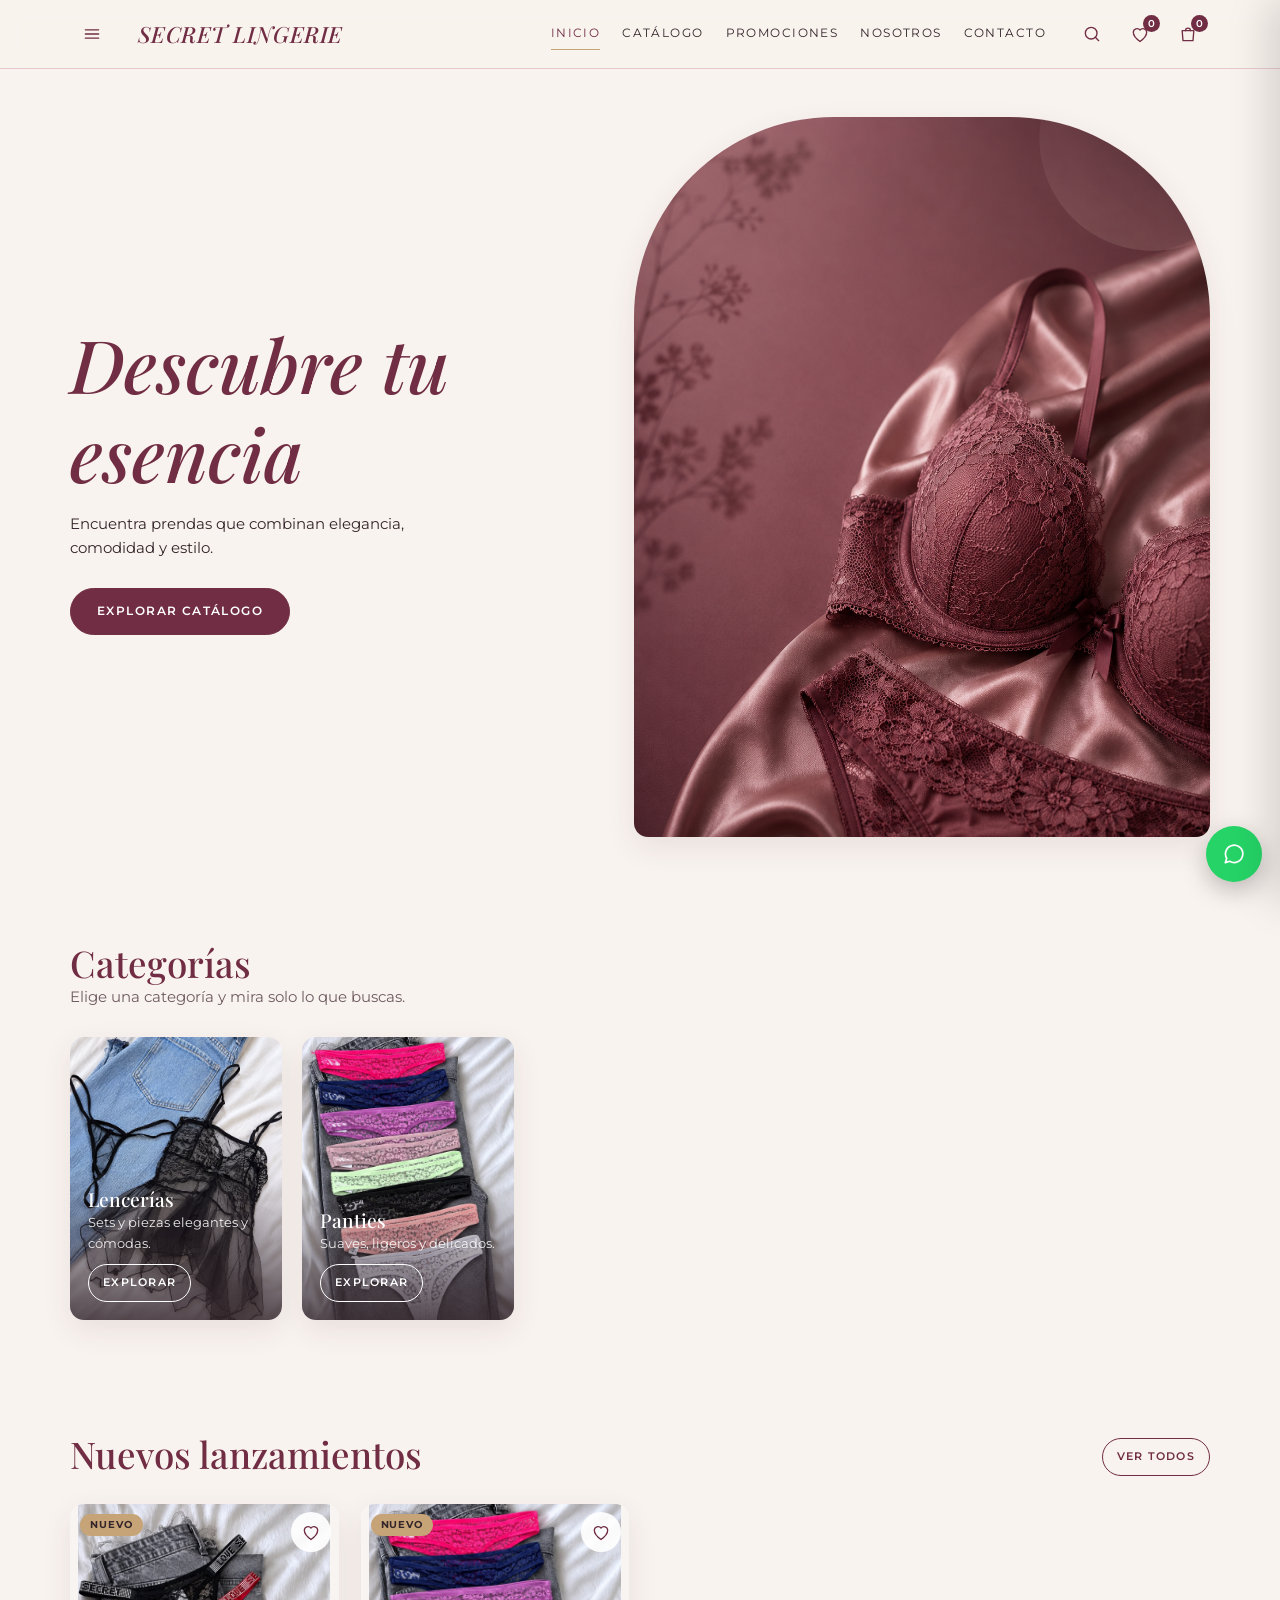
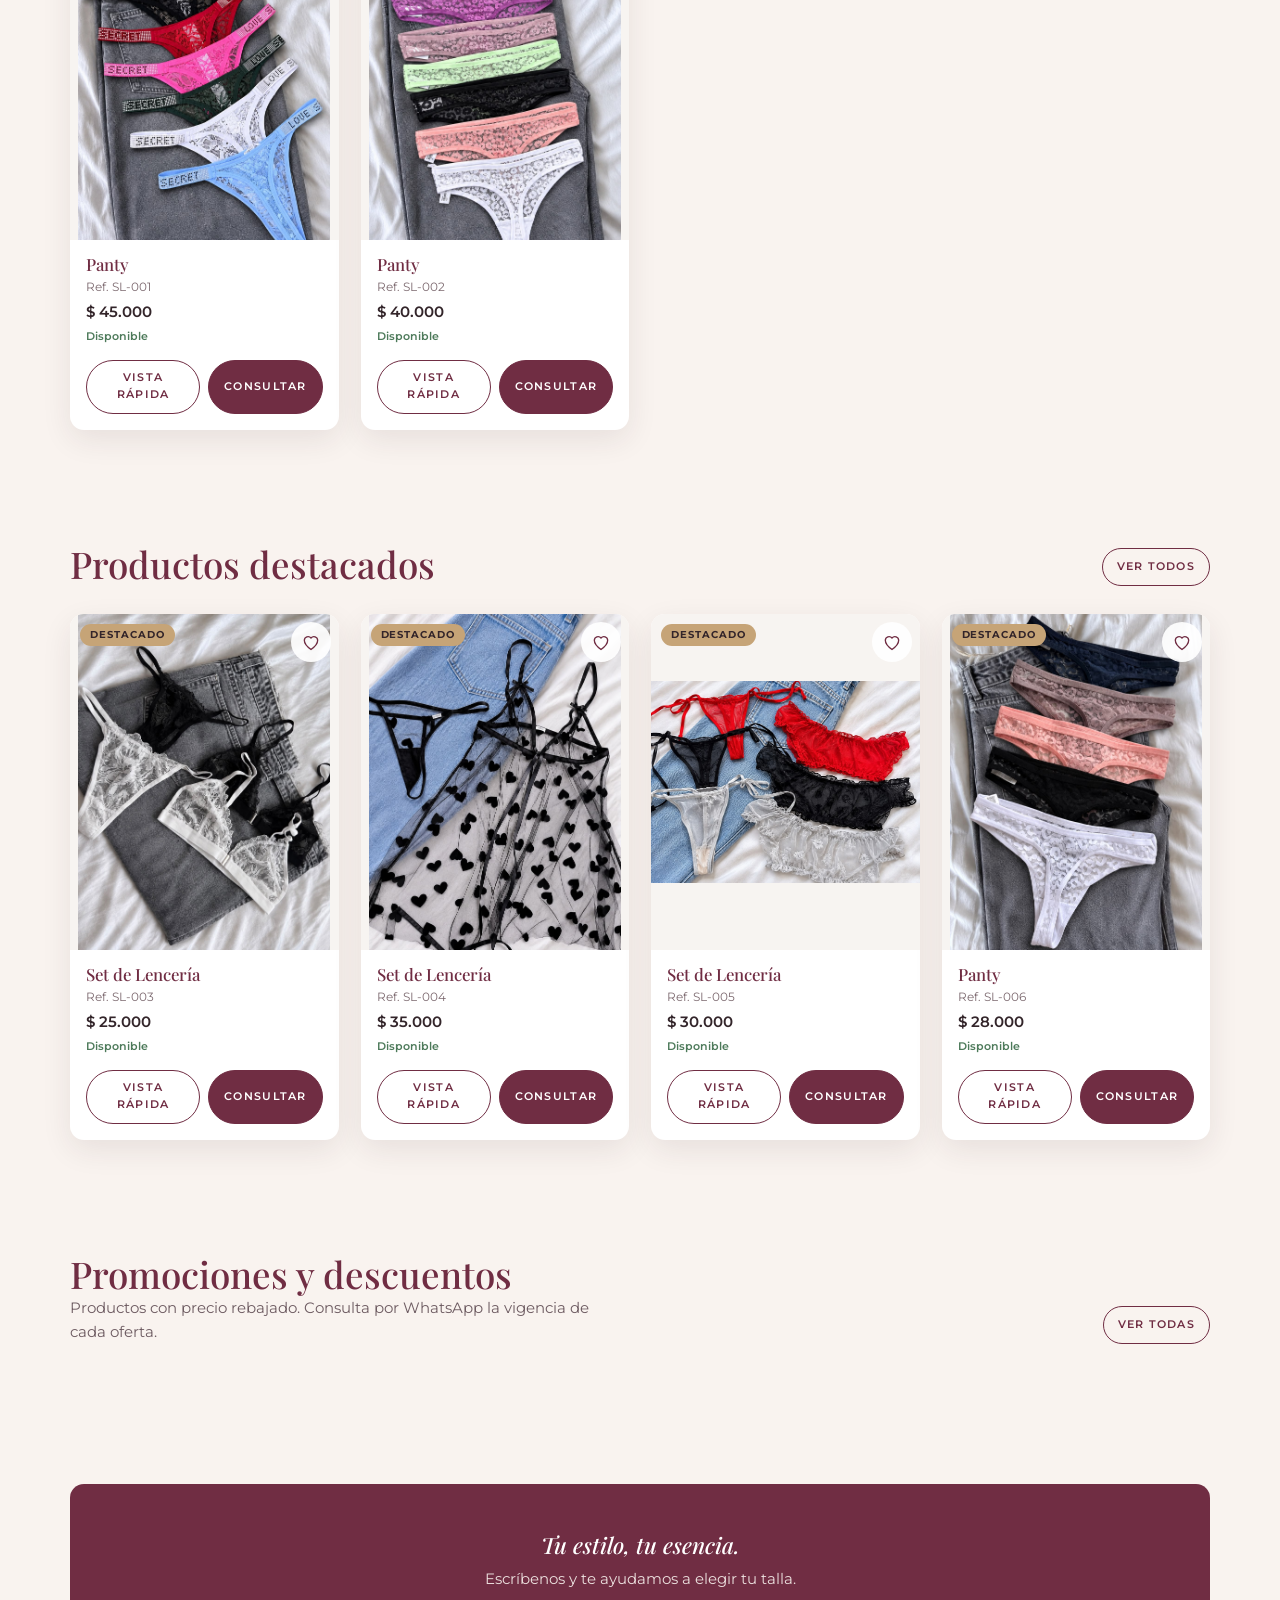
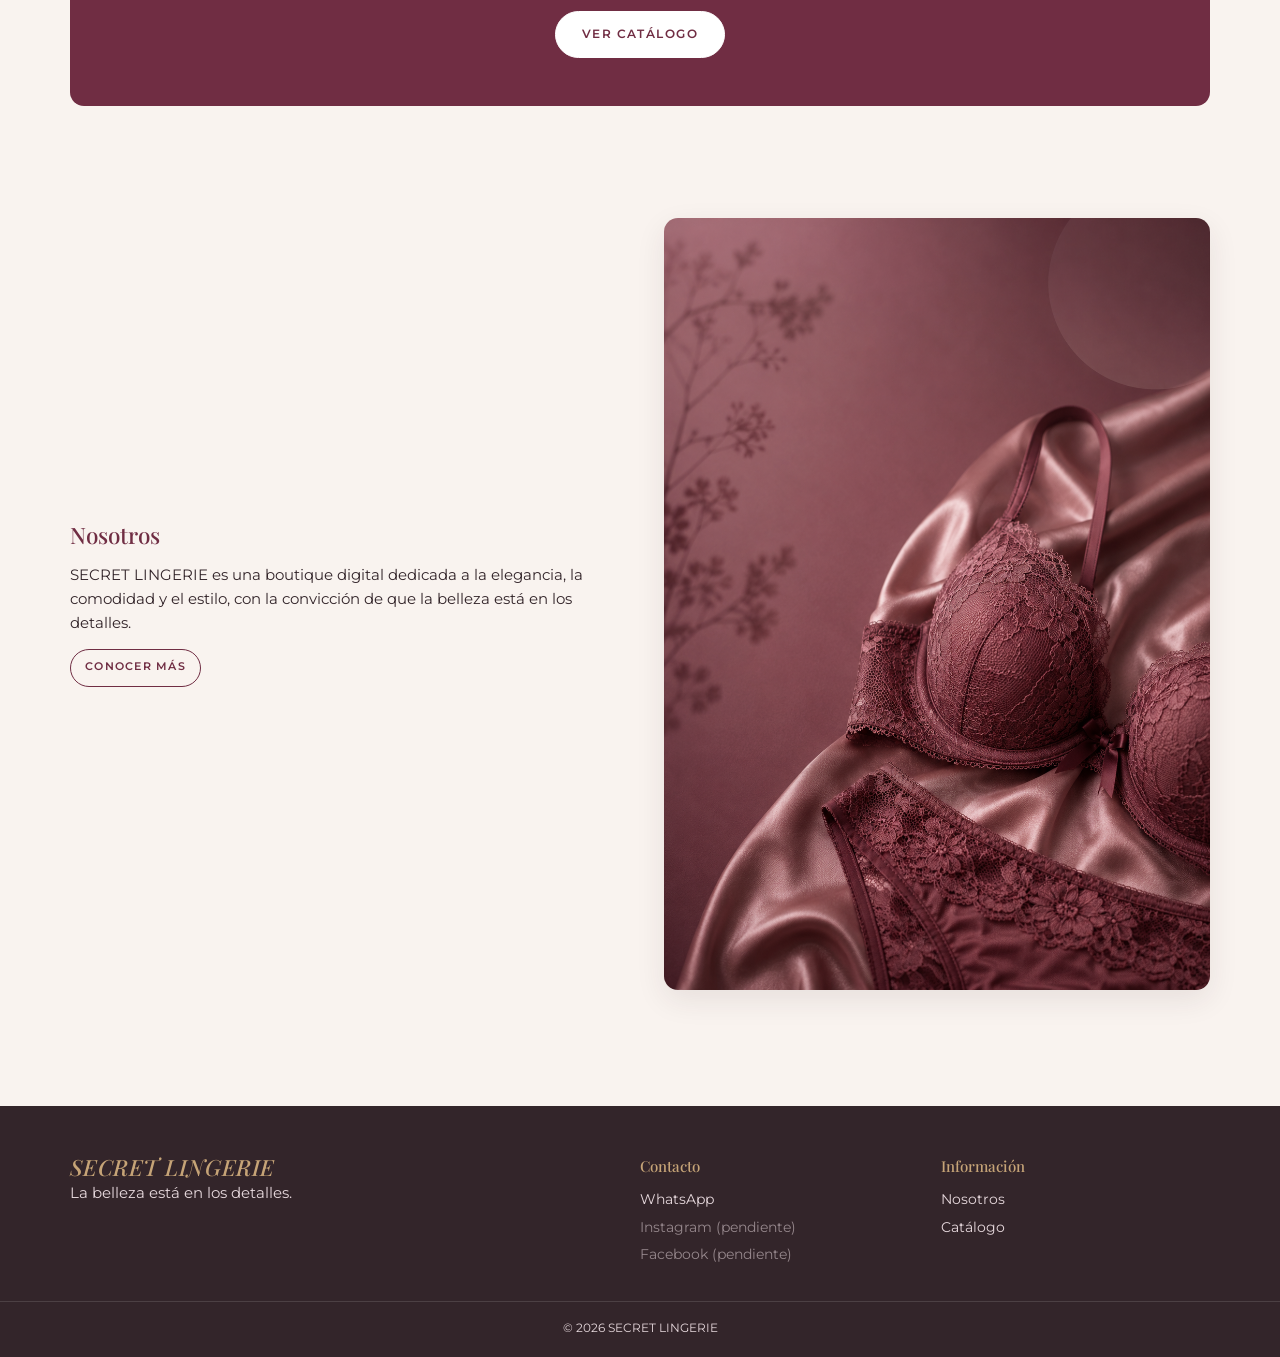
<file: index.html>
<!DOCTYPE html>
<html lang="es"><head><meta charset="utf-8"><meta name="viewport" content="width=device-width,initial-scale=1">
<title>SECRET LINGERIE | Boutique de lencería femenina</title><meta name="description" content="Lencería femenina con elegancia, comodidad y estilo. Explora el catálogo y consulta por WhatsApp.">
<meta property="og:title" content="SECRET LINGERIE | Boutique de lencería femenina"><meta property="og:description" content="Lencería femenina con elegancia, comodidad y estilo. Explora el catálogo y consulta por WhatsApp."><meta property="og:type" content="website"><meta name="theme-color" content="#702D43">
<link rel="icon" type="image/svg+xml" href="assets/icons/favicon.svg">
<link rel="preconnect" href="https://fonts.googleapis.com"><link rel="preconnect" href="https://fonts.gstatic.com" crossorigin>
<link href="https://fonts.googleapis.com/css2?family=Montserrat:wght@400;500;600;700&family=Playfair+Display:ital,wght@0,500;1,500&display=swap" rel="stylesheet">
<link rel="stylesheet" href="css/style.css"><link rel="stylesheet" href="css/components.css"><link rel="stylesheet" href="css/responsive.css"></head>
<body data-page="home" data-root="">
<main>
<section class="hero"><div><h1>Descubre tu esencia</h1><p>Encuentra prendas que combinan elegancia, comodidad y estilo.</p><a class="btn" href="pages/catalogo.html">Explorar catálogo</a></div>
<div class="hero-img"><img src="assets/images/banners/banner.png" alt="Fotografía editorial de lencería en tonos vino y rosa" width="1400" height="1000" fetchpriority="high"></div></section>
<section class="block"><div class="wrap"><div class="head"><div><h2>Categorías</h2><p>Elige una categoría y mira solo lo que buscas.</p></div></div><div class="cats" id="cats"></div></div></section>
<section class="block" id="nuevos"><div class="wrap"><div class="head"><h2>Nuevos lanzamientos</h2><a class="btn ghost sm" href="pages/catalogo.html?flag=nuevo">Ver todos</a></div><div class="grid" id="g-new"></div></div></section>
<section class="block" id="destacados"><div class="wrap"><div class="head"><h2>Productos destacados</h2><a class="btn ghost sm" href="pages/catalogo.html?flag=destacado">Ver todos</a></div><div class="grid" id="g-feat"></div></div></section>
<section class="block" id="promociones"><div class="wrap"><div class="head"><div><h2>Promociones y descuentos</h2><p>Productos con precio rebajado. Consulta por WhatsApp la vigencia de cada oferta.</p></div><a class="btn ghost sm" href="pages/catalogo.html?flag=promocion">Ver todas</a></div><div class="grid" id="g-sale"></div></div></section>
<section class="block"><div class="wrap"><div class="banner"><h2>Tu estilo, tu esencia.</h2><p>Escríbenos y te ayudamos a elegir tu talla.</p><a class="btn ghost" style="background:#fff;border-color:#fff" href="pages/catalogo.html">Ver catálogo</a></div></div></section>
<section class="block"><div class="wrap about"><div><h2>Nosotros</h2><p>SECRET LINGERIE es una boutique digital dedicada a la elegancia, la comodidad y el estilo, con la convicción de que la belleza está en los detalles.</p><p><a class="btn ghost sm" href="pages/nosotros.html">Conocer más</a></p></div><img src="assets/images/banners/banner.png" alt="Detalle de lencería" loading="lazy"></div></section></main>
<script src="js/config.js"></script><script src="js/products.js"></script><script src="js/whatsapp.js"></script><script src="js/favorites.js"></script><script src="js/consultation-cart.js"></script><script src="js/main.js"></script></body></html>
</file>
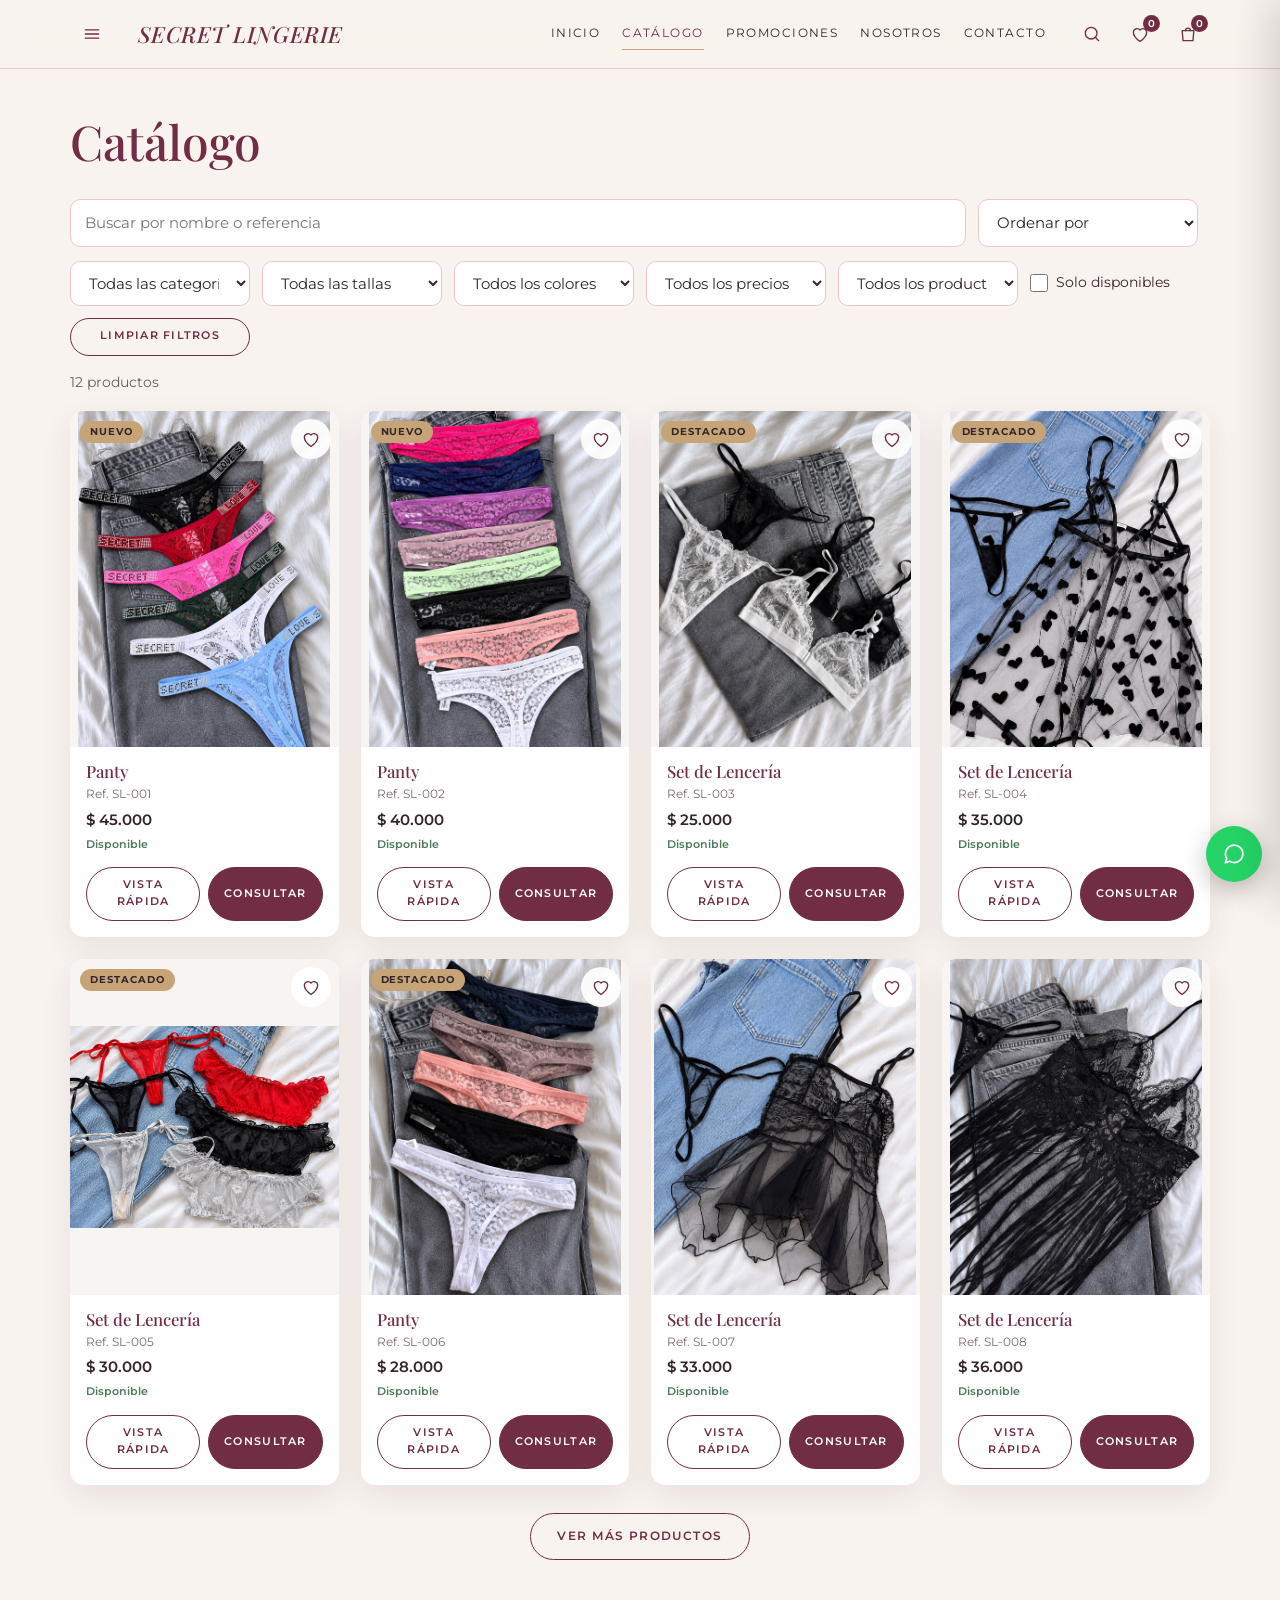
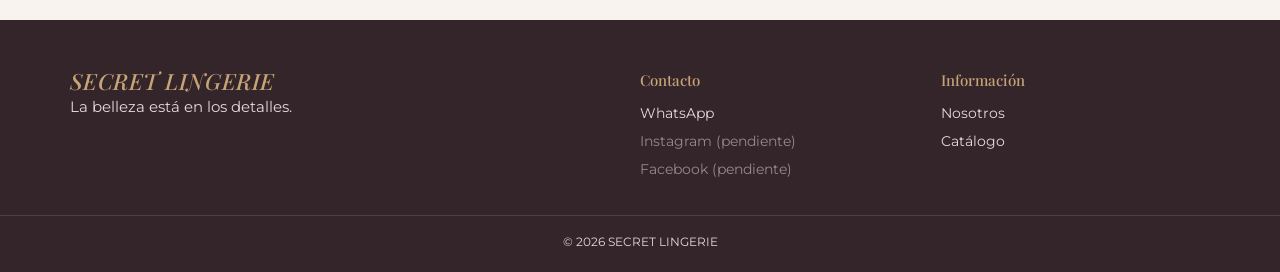
<file: pages/catalogo.html>
<!DOCTYPE html>
<html lang="es"><head><meta charset="utf-8"><meta name="viewport" content="width=device-width,initial-scale=1">
<title>Catálogo | SECRET LINGERIE</title><meta name="description" content="Explora el catálogo de lencería: filtra por categoría, talla, color y precio.">
<meta property="og:title" content="Catálogo | SECRET LINGERIE"><meta property="og:description" content="Explora el catálogo de lencería: filtra por categoría, talla, color y precio."><meta property="og:type" content="website"><meta name="theme-color" content="#702D43">
<link rel="icon" type="image/svg+xml" href="../assets/icons/favicon.svg">
<link rel="preconnect" href="https://fonts.googleapis.com"><link rel="preconnect" href="https://fonts.gstatic.com" crossorigin>
<link href="https://fonts.googleapis.com/css2?family=Montserrat:wght@400;500;600;700&family=Playfair+Display:ital,wght@0,500;1,500&display=swap" rel="stylesheet">
<link rel="stylesheet" href="../css/style.css"><link rel="stylesheet" href="../css/components.css"><link rel="stylesheet" href="../css/responsive.css"></head>
<body data-page="catalogo" data-root="../">
<main>
<div class="wrap"><div class="page-title"><h1>Catálogo</h1></div>
<div class="toolbar"><input id="q" type="search" placeholder="Buscar por nombre o referencia" aria-label="Buscar"><select id="sort" aria-label="Ordenar"><option value="">Ordenar por</option><option value="min">Menor precio</option><option value="max">Mayor precio</option><option value="new">Novedades</option></select><button class="btn ghost" id="ftoggle" aria-expanded="false">Filtros</button></div>
<div class="filters" id="filters"><select id="cat" aria-label="Categoría"></select><select id="size" aria-label="Talla"></select><select id="color" aria-label="Color"></select>
<select id="price" aria-label="Precio"><option value="">Todos los precios</option><option value="0-50000">Hasta $ 50.000</option><option value="50000-100000">$ 50.000 a $ 100.000</option><option value="100000-150000">$ 100.000 a $ 150.000</option><option value="150000-99999999">Más de $ 150.000</option></select>
<select id="flag" aria-label="Tipo"><option value="">Todos los productos</option><option value="destacado">Destacados</option><option value="promocion">Promociones</option><option value="nuevo">Nuevos</option></select>
<label class="check"><input type="checkbox" id="avail"> Solo disponibles</label><button class="btn ghost sm" id="clear">Limpiar filtros</button></div>
<p id="count" aria-live="polite"></p><div class="grid" id="grid"></div>
<div class="empty" id="empty" hidden><h3>No encontramos productos</h3><p>Prueba con otra búsqueda o limpia los filtros.</p></div>
<div class="center"><button class="btn ghost" id="more">Ver más productos</button></div></div></main>
<script src="../js/config.js"></script><script src="../js/products.js"></script><script src="../js/whatsapp.js"></script><script src="../js/favorites.js"></script><script src="../js/consultation-cart.js"></script><script src="../js/main.js"></script><script src="../js/catalog.js"></script></body></html>
</file>
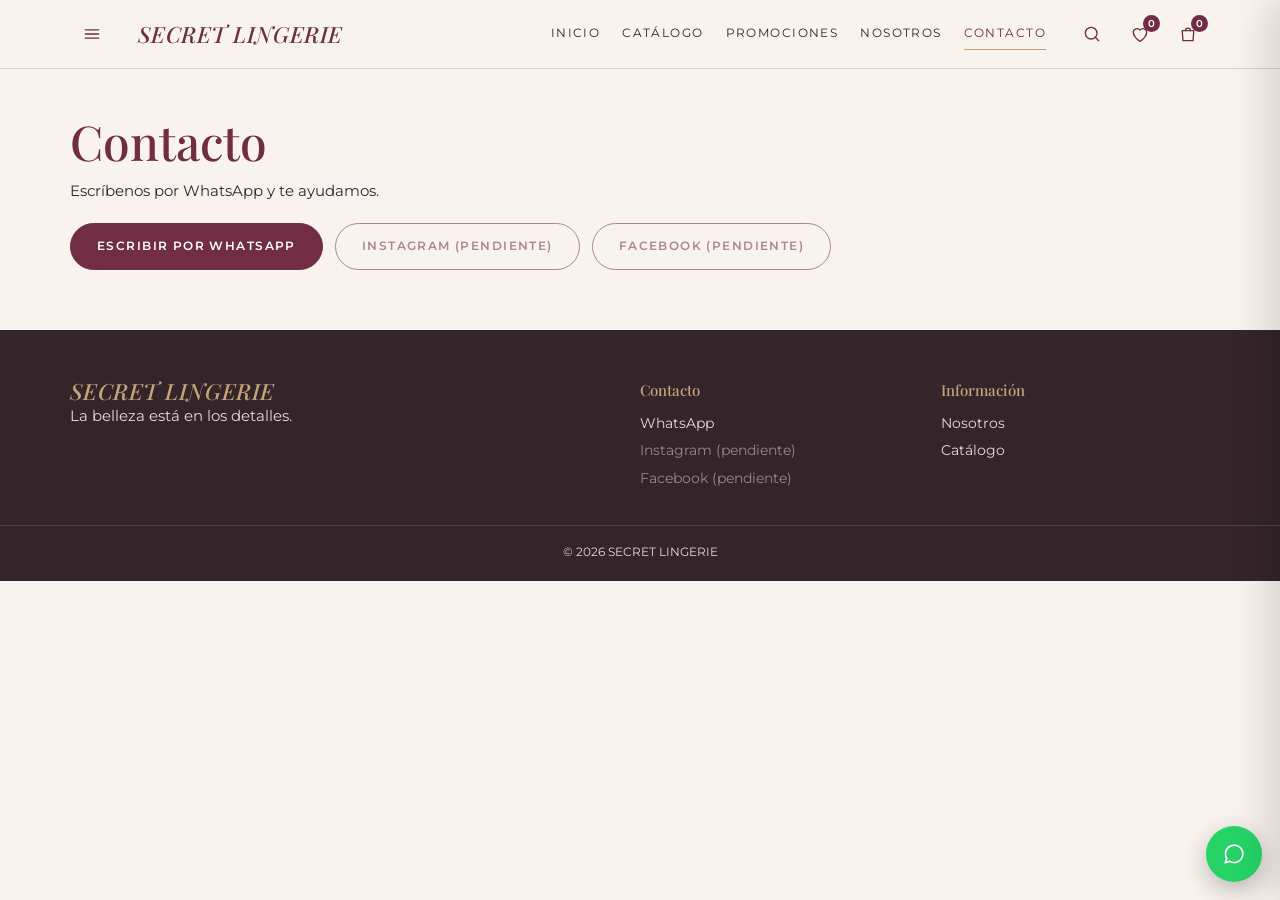
<file: pages/contacto.html>
<!DOCTYPE html>
<html lang="es"><head><meta charset="utf-8"><meta name="viewport" content="width=device-width,initial-scale=1">
<title>Contacto | SECRET LINGERIE</title><meta name="description" content="Escríbenos por WhatsApp y resuelve tus dudas sobre tallas, pedidos y envíos.">
<meta property="og:title" content="Contacto | SECRET LINGERIE"><meta property="og:description" content="Escríbenos por WhatsApp y resuelve tus dudas sobre tallas, pedidos y envíos."><meta property="og:type" content="website"><meta name="theme-color" content="#702D43">
<link rel="icon" type="image/svg+xml" href="../assets/icons/favicon.svg">
<link rel="preconnect" href="https://fonts.googleapis.com"><link rel="preconnect" href="https://fonts.gstatic.com" crossorigin>
<link href="https://fonts.googleapis.com/css2?family=Montserrat:wght@400;500;600;700&family=Playfair+Display:ital,wght@0,500;1,500&display=swap" rel="stylesheet">
<link rel="stylesheet" href="../css/style.css"><link rel="stylesheet" href="../css/components.css"><link rel="stylesheet" href="../css/responsive.css"></head>
<body data-page="contacto" data-root="../">
<main>
<div class="wrap"><div class="page-title"><h1>Contacto</h1></div>
<p id="cInfo"></p><p id="cHours"></p>
<div class="contact-box"><button class="btn" id="cWa">Escribir por WhatsApp</button><span id="cIg"></span><span id="cFb"></span></div>
</div></main>
<script src="../js/config.js"></script><script src="../js/products.js"></script><script src="../js/whatsapp.js"></script><script src="../js/favorites.js"></script><script src="../js/consultation-cart.js"></script><script src="../js/main.js"></script></body></html>
</file>
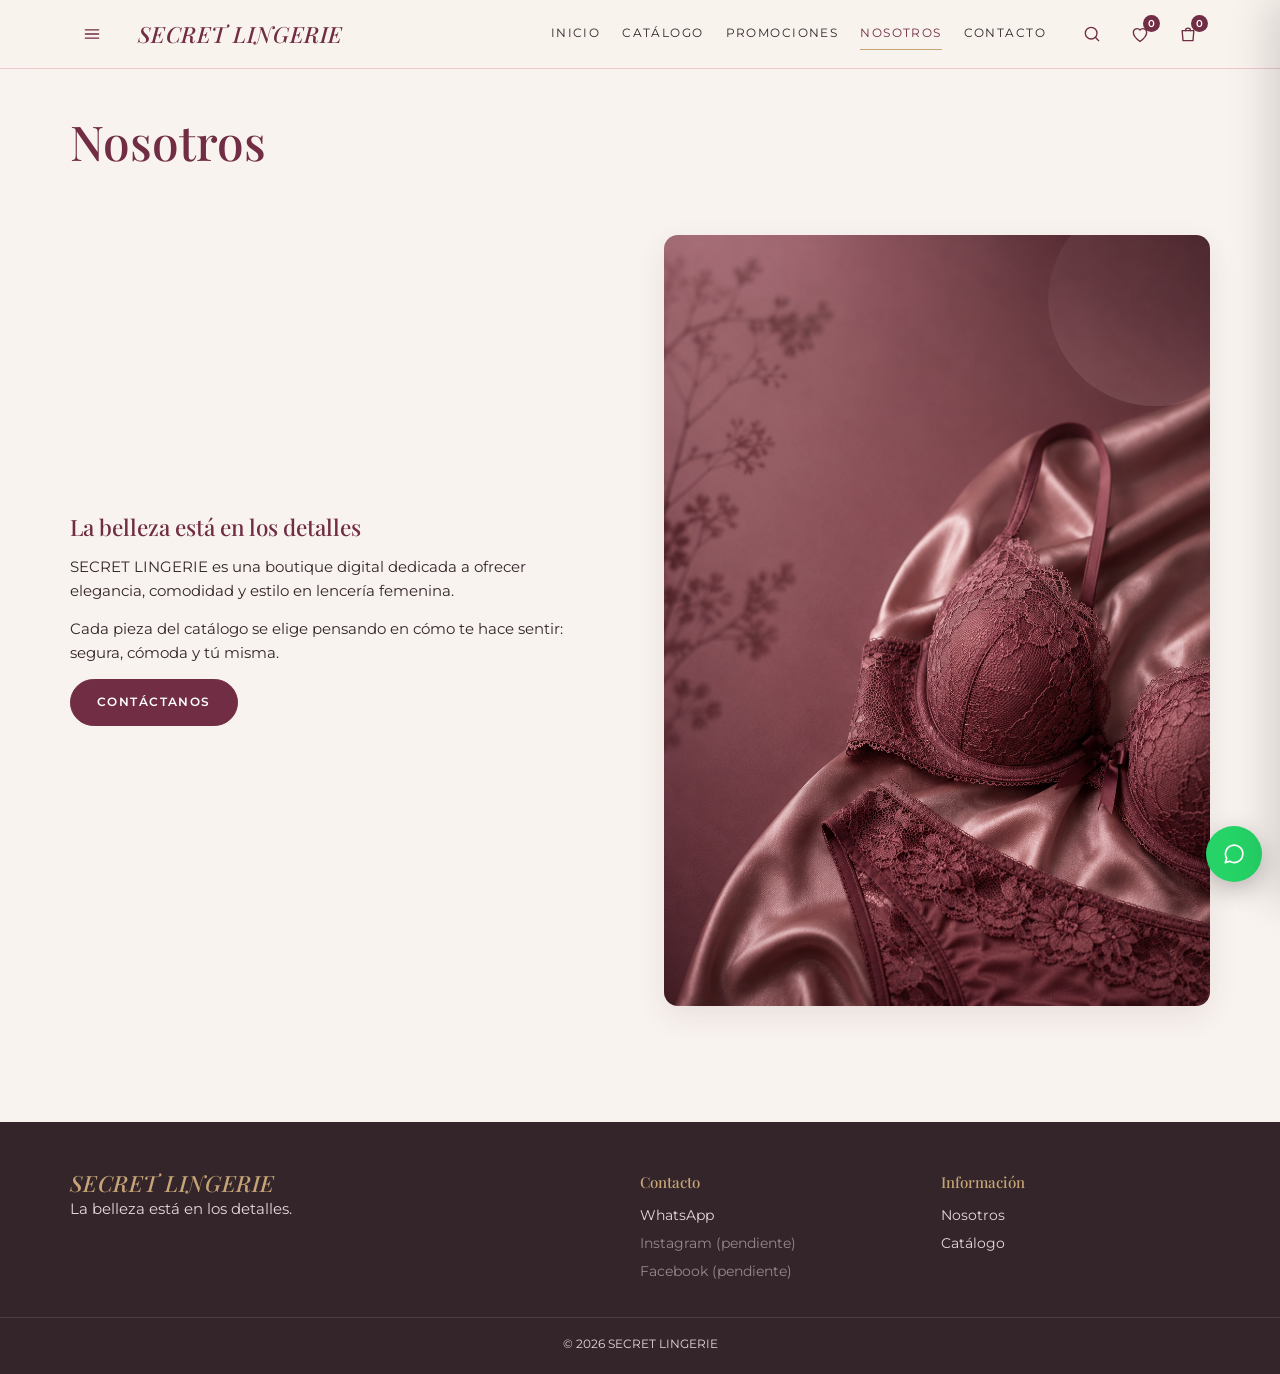
<file: pages/nosotros.html>
<!DOCTYPE html>
<html lang="es"><head><meta charset="utf-8"><meta name="viewport" content="width=device-width,initial-scale=1">
<title>Nosotros | SECRET LINGERIE</title><meta name="description" content="Conoce SECRET LINGERIE, una boutique digital de lencería femenina.">
<meta property="og:title" content="Nosotros | SECRET LINGERIE"><meta property="og:description" content="Conoce SECRET LINGERIE, una boutique digital de lencería femenina."><meta property="og:type" content="website"><meta name="theme-color" content="#702D43">
<link rel="icon" type="image/svg+xml" href="../assets/icons/favicon.svg">
<link rel="preconnect" href="https://fonts.googleapis.com"><link rel="preconnect" href="https://fonts.gstatic.com" crossorigin>
<link href="https://fonts.googleapis.com/css2?family=Montserrat:wght@400;500;600;700&family=Playfair+Display:ital,wght@0,500;1,500&display=swap" rel="stylesheet">
<link rel="stylesheet" href="../css/style.css"><link rel="stylesheet" href="../css/components.css"><link rel="stylesheet" href="../css/responsive.css"></head>
<body data-page="nosotros" data-root="../">
<main>
<div class="wrap"><div class="page-title"><h1>Nosotros</h1></div><section class="block about"><div><h2>La belleza está en los detalles</h2><p>SECRET LINGERIE es una boutique digital dedicada a ofrecer elegancia, comodidad y estilo en lencería femenina.</p><p>Cada pieza del catálogo se elige pensando en cómo te hace sentir: segura, cómoda y tú misma.</p><p><a class="btn" href="contacto.html">Contáctanos</a></p></div><img src="../assets/images/banners/banner.png" alt="Detalle de lencería" loading="lazy"></section></div></main>
<script src="../js/config.js"></script><script src="../js/products.js"></script><script src="../js/whatsapp.js"></script><script src="../js/favorites.js"></script><script src="../js/consultation-cart.js"></script><script src="../js/main.js"></script></body></html>
</file>
<file: css/style.css>
:root{--wine:#702D43;--rose:#E9C8CD;--ivory:#F9F3EF;--gold:#C6A477;--choc:#33252A;--sh:0 10px 30px rgba(51,37,42,.09);--r:14px}
*{box-sizing:border-box;margin:0;padding:0}html{scroll-behavior:smooth}
body{font-family:Montserrat,system-ui,sans-serif;background:var(--ivory);color:var(--choc);line-height:1.6;font-size:15px}
img{display:block;max-width:100%}a{color:inherit;text-decoration:none}button{font:inherit;color:inherit;cursor:pointer;background:none;border:0}
h1,h2,h3,.logo{font-family:"Playfair Display",Georgia,serif;font-weight:500;color:var(--wine);line-height:1.2}
:focus-visible{outline:2px solid var(--gold);outline-offset:2px}
.wrap{max-width:1180px;margin:0 auto;padding:0 20px}
.site-header{position:sticky;top:0;z-index:50;background:rgba(249,243,239,.94);backdrop-filter:blur(8px);border-bottom:1px solid var(--rose)}
.bar{max-width:1180px;margin:0 auto;padding:12px 20px;display:flex;align-items:center;gap:24px}
.logo{font-size:1.4rem;font-style:italic;letter-spacing:.02em}
.nav{display:flex;gap:22px;margin-left:auto;font-size:.74rem;letter-spacing:.12em;text-transform:uppercase}
.nav a{padding:6px 0;border-bottom:1px solid transparent;transition:.25s}.nav a:hover,.nav a[aria-current]{border-color:var(--gold);color:var(--wine)}
.tools{display:flex;gap:4px}.burger{display:none}
.hero{display:grid;grid-template-columns:1fr 1.1fr;min-height:560px;max-width:1180px;margin:0 auto;align-items:center;gap:40px;padding:48px 20px}
.hero h1{font-size:clamp(2.6rem,6vw,4.6rem);font-style:italic;margin-bottom:16px;animation:rise .9s ease both}
.hero p{max-width:420px;margin-bottom:28px;animation:rise .9s .15s ease both}.hero .btn{animation:rise .9s .3s ease both}
.hero-img{border-radius:200px 200px var(--r) var(--r);overflow:hidden;box-shadow:var(--sh);aspect-ratio:4/5;animation:fade 1.2s ease both}
.hero-img img{width:100%;height:100%;object-fit:cover}
@keyframes rise{from{opacity:0;transform:translateY(18px)}to{opacity:1;transform:none}}@keyframes fade{from{opacity:0}to{opacity:1}}
section.block{padding:56px 0}.head{display:flex;justify-content:space-between;align-items:end;margin-bottom:28px;gap:16px}
.head h2{font-size:clamp(1.7rem,3vw,2.3rem)}.head p{color:#6d5b61;max-width:520px}
.cats{display:grid;grid-template-columns:repeat(auto-fill,minmax(210px,1fr));gap:20px}
.cat{position:relative;border-radius:var(--r);overflow:hidden;box-shadow:var(--sh);aspect-ratio:3/4;display:block}
.cat img{width:100%;height:100%;object-fit:cover;transition:transform .6s}.cat:hover img{transform:scale(1.05)}
.cat>div{position:absolute;inset:auto 0 0;padding:18px;background:linear-gradient(transparent,rgba(51,37,42,.82));color:#fff}
.cat h3{color:#fff;font-size:1.2rem}.cat p{font-size:.8rem;opacity:.9;margin:2px 0 10px}
.cols{display:grid;grid-template-columns:repeat(3,1fr);gap:20px}
.col{position:relative;border-radius:var(--r);overflow:hidden;aspect-ratio:4/3;box-shadow:var(--sh)}
.col img{width:100%;height:100%;object-fit:cover}.col div{position:absolute;inset:auto 0 0;padding:20px;background:linear-gradient(transparent,rgba(51,37,42,.8));color:#fff}.col h3{color:#fff}
.banner{background:var(--wine);color:var(--ivory);border-radius:var(--r);padding:48px 24px;text-align:center}
.banner h2{color:#fff;font-style:italic}.banner p{margin:8px 0 20px;opacity:.9}
.about{display:grid;grid-template-columns:1fr 1fr;gap:48px;align-items:center}
.about img{border-radius:var(--r);box-shadow:var(--sh);aspect-ratio:1;object-fit:cover;width:100%}
.about p{margin-top:14px;max-width:520px}.page-title{padding:44px 0 8px}.page-title h1{font-size:clamp(2rem,4vw,3rem)}
.site-footer{background:var(--choc);color:#e6d8dc;margin-top:60px;padding:48px 0 20px}
.foot{display:grid;grid-template-columns:2fr 1fr 1fr;gap:32px}.foot .logo{color:var(--gold)}
.foot h4{color:var(--gold);font-family:"Playfair Display",serif;font-weight:500;margin-bottom:8px}.foot a,.foot span{display:block;font-size:.85rem;padding:3px 0}.foot a:hover{color:var(--gold)}.foot .off{opacity:.55}
.copy{text-align:center;font-size:.75rem;margin-top:32px;padding-top:16px;border-top:1px solid rgba(255,255,255,.12)}
.faq details{background:#fff;border-radius:var(--r);padding:16px 20px;margin-bottom:12px;box-shadow:var(--sh)}
.faq summary{cursor:pointer;font-weight:600;color:var(--wine)}.faq p{margin-top:10px}
.contact-box{display:flex;flex-wrap:wrap;gap:12px;margin:20px 0}
@media(prefers-reduced-motion:reduce){*{animation:none!important;transition:none!important}html{scroll-behavior:auto}}
</file>
<file: css/components.css>
.btn {
  display: inline-flex;
  align-items: center;
  justify-content: center;
  gap: 8px;
  background: var(--wine);
  color: #fff;
  padding: 13px 26px;
  border-radius: 999px;
  font-size: 0.74rem;
  font-weight: 600;
  letter-spacing: 0.12em;
  text-transform: uppercase;
  transition: 0.25s;
  border: 1px solid var(--wine);
  min-height: 44px;
}
.btn:hover {
  background: var(--choc);
  border-color: var(--choc);
}
.btn.ghost {
  background: transparent;
  color: var(--wine);
}
.btn.ghost:hover {
  background: var(--wine);
  color: #fff;
}
.btn.sm {
  padding: 9px 14px;
  font-size: 0.66rem;
  min-height: 38px;
}
.btn.block {
  width: 100%;
}
.btn:disabled,
.opt:disabled {
  opacity: 0.4;
  cursor: not-allowed;
}
.btn.off,
span.btn.off {
  opacity: 0.55;
}
.cat .btn.ghost {
  color: #fff;
  border-color: #fff;
}
.icon-btn {
  position: relative;
  width: 44px;
  height: 44px;
  display: grid;
  place-items: center;
  border-radius: 50%;
  color: var(--wine);
  transition: 0.2s;
}
.icon-btn:hover {
  background: var(--rose);
}
.ic {
  width: 20px;
  height: 20px;
  fill: none;
  stroke: currentColor;
  stroke-width: 1.6;
  stroke-linecap: round;
  stroke-linejoin: round;
}
.count {
  position: absolute;
  top: 3px;
  right: 2px;
  background: var(--wine);
  color: #fff;
  border-radius: 999px;
  font-size: 0.6rem;
  min-width: 17px;
  height: 17px;
  display: grid;
  place-items: center;
  font-weight: 600;
}
.search-pop {
  background: var(--ivory);
  border-bottom: 1px solid var(--rose);
  padding: 12px 20px;
  position: sticky;
  top: 69px;
  z-index: 49;
}
.search-pop form {
  max-width: 1180px;
  margin: 0 auto;
  display: flex;
  gap: 10px;
}
input[type="search"],
select {
  font: inherit;
  padding: 11px 14px;
  border: 1px solid var(--rose);
  border-radius: 10px;
  background: #fff;
  color: var(--choc);
  min-height: 44px;
  width: 100%;
}
.grid {
  display: grid;
  grid-template-columns: repeat(auto-fill, minmax(230px, 1fr));
  gap: 22px;
}
.card {
  background: #fff;
  border-radius: var(--r);
  overflow: hidden;
  box-shadow: var(--sh);
  display: flex;
  flex-direction: column;
  transition: transform 0.3s;
}
.card:hover {
  transform: translateY(-4px);
}
.card-img {
  position: relative;
  aspect-ratio: 4/5;
  background: var(--rose);
  overflow: hidden;
}
.card-img > img {
  width: 100%;
  height: 100%;
  object-fit: cover;
  transition: transform 0.6s;
}
.card:hover .card-img > img {
  transform: scale(1.04);
}
.tags {
  position: absolute;
  top: 10px;
  left: 10px;
  display: flex;
  flex-direction: column;
  gap: 5px;
  align-items: flex-start;
}
.tag {
  background: var(--gold);
  color: var(--choc);
  font-size: 0.62rem;
  font-weight: 700;
  letter-spacing: 0.1em;
  padding: 3px 10px;
  border-radius: 999px;
}
.tag.sale {
  background: var(--wine);
  color: #fff;
}
.fav {
  position: absolute;
  top: 8px;
  right: 8px;
  width: 40px;
  height: 40px;
  border-radius: 50%;
  background: rgba(255, 255, 255, 0.92);
  display: grid;
  place-items: center;
  color: var(--wine);
  transition: 0.2s;
}
.fav.on .ic,
.fav-btn.on .ic {
  fill: var(--wine);
}
.demo {
  position: absolute;
  left: 10px;
  bottom: 10px;
  background: rgba(51, 37, 42, 0.7);
  color: #fff;
  font-size: 0.58rem;
  letter-spacing: 0.14em;
  padding: 2px 8px;
  border-radius: 6px;
}
.card-body {
  padding: 14px 16px 16px;
  display: flex;
  flex-direction: column;
  gap: 4px;
  flex: 1;
}
.card-body h3 {
  font-size: 1.05rem;
}
.card-body small {
  color: #7d6a70;
  font-size: 0.72rem;
}
.price {
  display: flex;
  gap: 10px;
  align-items: baseline;
}
.price b {
  font-weight: 600;
}
.price s {
  color: #9b8a8f;
  font-size: 0.82rem;
}
.price.big {
  font-size: 1.4rem;
  margin: 6px 0;
}
.avail {
  font-size: 0.7rem;
  font-weight: 600;
}
.avail.disponible {
  color: #4d7a5a;
}
.avail.pocas {
  color: #a2762c;
}
.avail.agotado {
  color: #a23a4a;
}
.card-actions {
  display: grid;
  grid-template-columns: 1fr 1fr;
  gap: 8px;
  margin-top: auto;
  padding-top: 10px;
}
.toolbar {
  display: grid;
  grid-template-columns: 1fr 220px auto;
  gap: 12px;
  margin: 20px 0 14px;
}
.filters {
  display: grid;
  grid-template-columns: repeat(auto-fit, minmax(170px, 1fr));
  gap: 12px;
  margin-bottom: 16px;
  align-items: center;
}
.check {
  display: flex;
  gap: 8px;
  align-items: center;
  font-size: 0.85rem;
}
.check input {
  width: 18px;
  height: 18px;
  accent-color: var(--wine);
}
#ftoggle {
  display: none;
}
#count {
  margin: 10px 0 18px;
  color: #6d5b61;
  font-size: 0.85rem;
}
.empty {
  text-align: center;
  padding: 40px 10px;
  color: #6d5b61;
}
.center {
  text-align: center;
  margin-top: 28px;
}
.overlay {
  position: fixed;
  inset: 0;
  background: rgba(51, 37, 42, 0.5);
  opacity: 0;
  pointer-events: none;
  transition: 0.3s;
  z-index: 60;
}
.overlay.show {
  opacity: 1;
  pointer-events: auto;
}
.drawer {
  position: fixed;
  top: 0;
  right: 0;
  height: 100%;
  width: min(400px, 100%);
  background: var(--ivory);
  z-index: 70;
  transform: translateX(100%);
  transition: transform 0.35s;
  display: flex;
  flex-direction: column;
  box-shadow: -10px 0 40px rgba(0, 0, 0, 0.15);
}
.drawer.open {
  transform: none;
}
.drawer-head {
  display: flex;
  justify-content: space-between;
  align-items: center;
  padding: 14px 18px;
  border-bottom: 1px solid var(--rose);
}
.drawer-body {
  flex: 1;
  overflow: auto;
  padding: 16px 18px;
}
.drawer-foot {
  padding: 16px 18px;
  border-top: 1px solid var(--rose);
  display: grid;
  gap: 10px;
}
.drawer-foot small {
  color: #7d6a70;
}
.sub {
  display: flex;
  justify-content: space-between;
}
.row {
  display: flex;
  gap: 14px;
  padding: 12px 0;
  border-bottom: 1px solid var(--rose);
}
.row img {
  width: 70px;
  height: 88px;
  object-fit: cover;
  border-radius: 10px;
}
.row small {
  display: block;
  color: #7d6a70;
}
.row-actions {
  display: flex;
  gap: 14px;
  align-items: center;
  margin-top: 6px;
}
.link {
  color: var(--wine);
  text-decoration: underline;
  font-size: 0.8rem;
  min-height: 32px;
}
.qty {
  display: inline-flex;
  align-items: center;
  gap: 10px;
  border: 1px solid var(--rose);
  border-radius: 999px;
  padding: 0 4px;
}
.qty button {
  width: 32px;
  height: 32px;
  font-size: 1.1rem;
}
.modal {
  position: fixed;
  inset: 0;
  z-index: 80;
  display: grid;
  place-items: center;
  padding: 16px;
  overflow: auto;
  background: rgba(51, 37, 42, 0.55);
}
.modal[hidden] {
  display: none;
}
.modal-box {
  position: relative;
  background: var(--ivory);
  border-radius: 20px;
  max-width: 960px;
  width: 100%;
  display: grid;
  grid-template-columns: 1fr 1fr;
  gap: 28px;
  padding: 28px;
  max-height: 94vh;
  overflow: auto;
  animation: rise 0.35s ease;
}
.mclose {
  position: absolute;
  top: 10px;
  right: 10px;
  background: #fff;
}
.gal .main {
  width: 100%;
  aspect-ratio: 4/5;
  object-fit: cover;
  border-radius: var(--r);
  cursor: zoom-in;
}
.thumbs {
  display: flex;
  gap: 10px;
  margin-top: 10px;
}
.thumbs button {
  width: 64px;
  height: 80px;
  border-radius: 10px;
  overflow: hidden;
  border: 2px solid transparent;
}
.thumbs button.on {
  border-color: var(--wine);
}
.thumbs img {
  width: 100%;
  height: 100%;
  object-fit: cover;
}
.info h2 {
  font-size: 1.9rem;
}
.info small {
  color: #7d6a70;
}
.info h4 {
  margin: 16px 0 8px;
  font-size: 0.78rem;
  letter-spacing: 0.1em;
  text-transform: uppercase;
}
.info h4 em {
  font-style: normal;
  color: var(--wine);
  text-transform: none;
  letter-spacing: 0;
}
.opts {
  display: flex;
  flex-wrap: wrap;
  gap: 8px;
}
.opt {
  border: 1px solid var(--rose);
  background: #fff;
  padding: 9px 16px;
  border-radius: 999px;
  font-size: 0.82rem;
  min-height: 42px;
  display: inline-flex;
  align-items: center;
  gap: 8px;
}
.opt.on {
  border-color: var(--wine);
  background: var(--wine);
  color: #fff;
}
.opt:disabled {
  text-decoration: line-through;
}
.opt i {
  width: 14px;
  height: 14px;
  border-radius: 50%;
  border: 1px solid rgba(0, 0, 0, 0.2);
}
.meta {
  font-size: 0.85rem;
  margin-top: 8px;
}
.m-actions {
  display: flex;
  flex-wrap: wrap;
  gap: 10px;
  margin-top: 20px;
}
.lightbox {
  position: fixed;
  inset: 0;
  background: rgba(20, 12, 15, 0.92);
  z-index: 90;
  display: grid;
  place-items: center;
  padding: 20px;
}
.lightbox[hidden] {
  display: none;
}
.lightbox img {
  max-height: 92vh;
  max-width: 92vw;
  object-fit: contain;
  border-radius: 10px;
}
.lightbox .icon-btn {
  position: absolute;
  top: 14px;
  right: 14px;
  color: #fff;
}
.wa-float {
  position: fixed;
  right: 18px;
  bottom: 18px;
  width: 56px;
  height: 56px;
  border-radius: 50%;
  background: #25d366;
  color: #fff;
  display: grid;
  place-items: center;
  box-shadow: 0 8px 24px rgba(0, 0, 0, 0.25);
  z-index: 55;
  transition: 0.2s;
}
.wa-float:hover {
  transform: scale(1.08);
}
.wa-float .ic {
  width: 26px;
  height: 26px;
}
.toast {
  position: fixed;
  left: 50%;
  bottom: 90px;
  transform: translate(-50%, 20px);
  background: var(--choc);
  color: #fff;
  padding: 12px 20px;
  border-radius: 999px;
  font-size: 0.82rem;
  opacity: 0;
  pointer-events: none;
  transition: 0.3s;
  z-index: 100;
  max-width: 90vw;
  text-align: center;
}
.toast.show {
  opacity: 1;
  transform: translate(-50%, 0);
}
</file>
<file: css/responsive.css>
@media (max-width: 900px) {
  .burger {
    display: grid;
  }
  .logo {
    font-size: 1.15rem;
  }
  .tools {
    margin-left: auto;
  }
  .nav {
    position: fixed;
    top: 69px;
    left: 0;
    right: 0;
    flex-direction: column;
    gap: 0;
    background: var(--ivory);
    padding: 8px 20px 20px;
    border-bottom: 1px solid var(--rose);
    transform: translateY(-130%);
    transition: transform 0.3s;
    margin: 0;
    z-index: -1;
    font-size: 0.85rem;
  }
  .nav.open {
    transform: none;
  }
  .nav a {
    padding: 14px 0;
    border-bottom: 1px solid var(--rose);
  }
  .hero {
    grid-template-columns: 1fr;
    min-height: 0;
    padding: 28px 20px;
    gap: 28px;
  }
  .hero-img {
    order: -1;
    aspect-ratio: 4/3;
    border-radius: 120px 120px var(--r) var(--r);
  }
  .cols {
    grid-template-columns: 1fr;
  }
  .about {
    grid-template-columns: 1fr;
    gap: 24px;
  }
  .modal-box {
    grid-template-columns: 1fr;
    padding: 18px;
    gap: 18px;
  }
  .foot {
    grid-template-columns: 1fr 1fr;
  }
  .foot > div:first-child {
    grid-column: 1/-1;
  }
  .toolbar {
    grid-template-columns: 1fr 1fr;
  }
  .toolbar #q {
    grid-column: 1/-1;
  }
  #ftoggle {
    display: inline-flex;
  }
  .filters {
    display: none;
  }
  .filters.open {
    display: grid;
  }
}
@media (max-width: 520px) {
  .grid {
    grid-template-columns: repeat(2, 1fr);
    gap: 12px;
  }
  .card-actions {
    grid-template-columns: 1fr;
  }
  .cats {
    grid-template-columns: repeat(2, 1fr);
    gap: 12px;
  }
  .card-body {
    padding: 10px 12px 12px;
  }
  .card-body h3 {
    font-size: 0.95rem;
  }
  section.block {
    padding: 40px 0;
  }
  .head {
    flex-direction: column;
    align-items: flex-start;
  }
  .m-actions .btn {
    flex: 1 1 100%;
  }

/* =====================================
   SECRET LINGERIE
   CORRECCION DEL MODAL EN CELULARES
===================================== */

@media screen and (max-width: 768px) {

    .modal {
        display: flex;
        align-items: flex-start;
        justify-content: center;
        padding: 10px;
        overflow-y: auto;
    }

    .modal-box {
        display: flex !important;
        flex-direction: column !important;
        width: 100%;
        max-width: 500px;
        max-height: none;
        height: auto;
        padding: 16px;
        gap: 12px;
        overflow: visible;
        margin: auto;
    }

    .modal-box .gal {
        display: flex;
        flex-direction: column;
        position: relative;
        width: 100%;
        min-width: 0;
        gap: 10px;
    }

    .modal-box .gal .main {
        display: block;
        position: relative;
        width: 100%;
        height: auto;
        max-height: 45dvh;
        aspect-ratio: 4 / 5;
        object-fit: contain;
    }

    .modal-box .thumbs {
        position: static;
        display: flex;
        flex-wrap: wrap;
        gap: 8px;
        width: 100%;
        margin: 0 0 8px;
        z-index: auto;
    }

    .modal-box .thumbs button {
        position: relative;
        flex: 0 0 58px;
        width: 58px;
        height: 72px;
    }

    .modal-box .info {
        display: block;
        position: relative;
        width: 100%;
        min-width: 0;
        padding: 8px 2px 16px;
        margin: 0;
    }

    .modal-box .info h2 {
        font-size: 1.5rem;
        margin: 5px 0;
    }

    .modal-box .m-actions {
        display: flex;
        flex-direction: column;
        gap: 9px;
    }

    .modal-box .m-actions .btn {
        width: 100%;
    }

    .modal-box .mclose {
        position: absolute;
        top: 8px;
        right: 8px;
        z-index: 20;
    }
}

}
</file>
